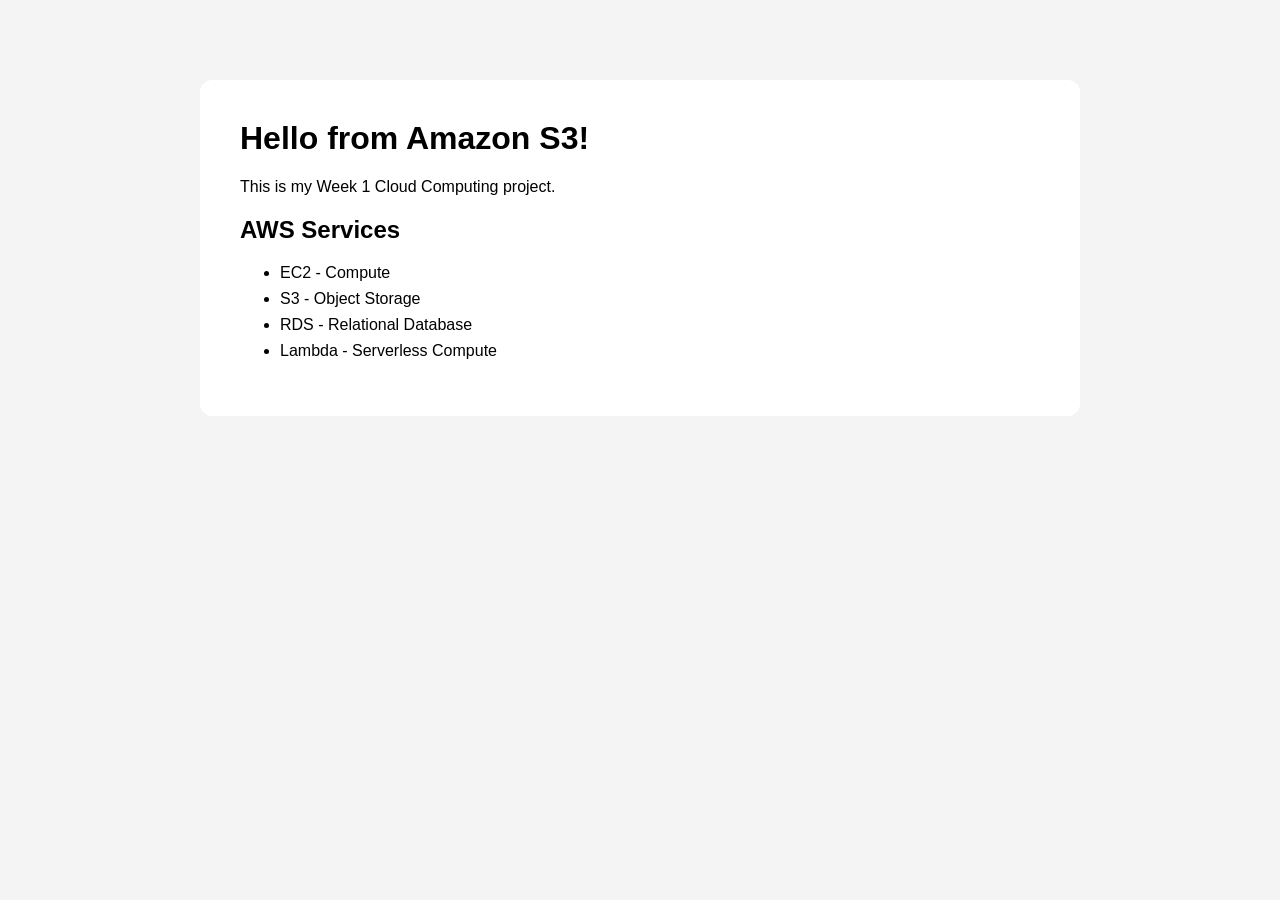
<file: index.html>
<!DOCTYPE html>
<html lang="en">
<head>
    <meta charset="UTF-8">
    <meta name="viewport" content="width=device-width, initial-scale=1.0">
    <title>Week 1 AWS Project</title>
    <link rel="stylesheet" href="style.css">
</head>
<body>
    <main class="container">
        <h1>Hello from Amazon S3!</h1>
        <p>This is my Week 1 Cloud Computing project.</p>
        <h2>AWS Services</h2>
        <ul>
            <li>EC2 - Compute</li>
            <li>S3 - Object Storage</li>
            <li>RDS - Relational Database</li>
            <li>Lambda - Serverless Compute</li>
        </ul>
    </main>
</body>
</html>
</file>
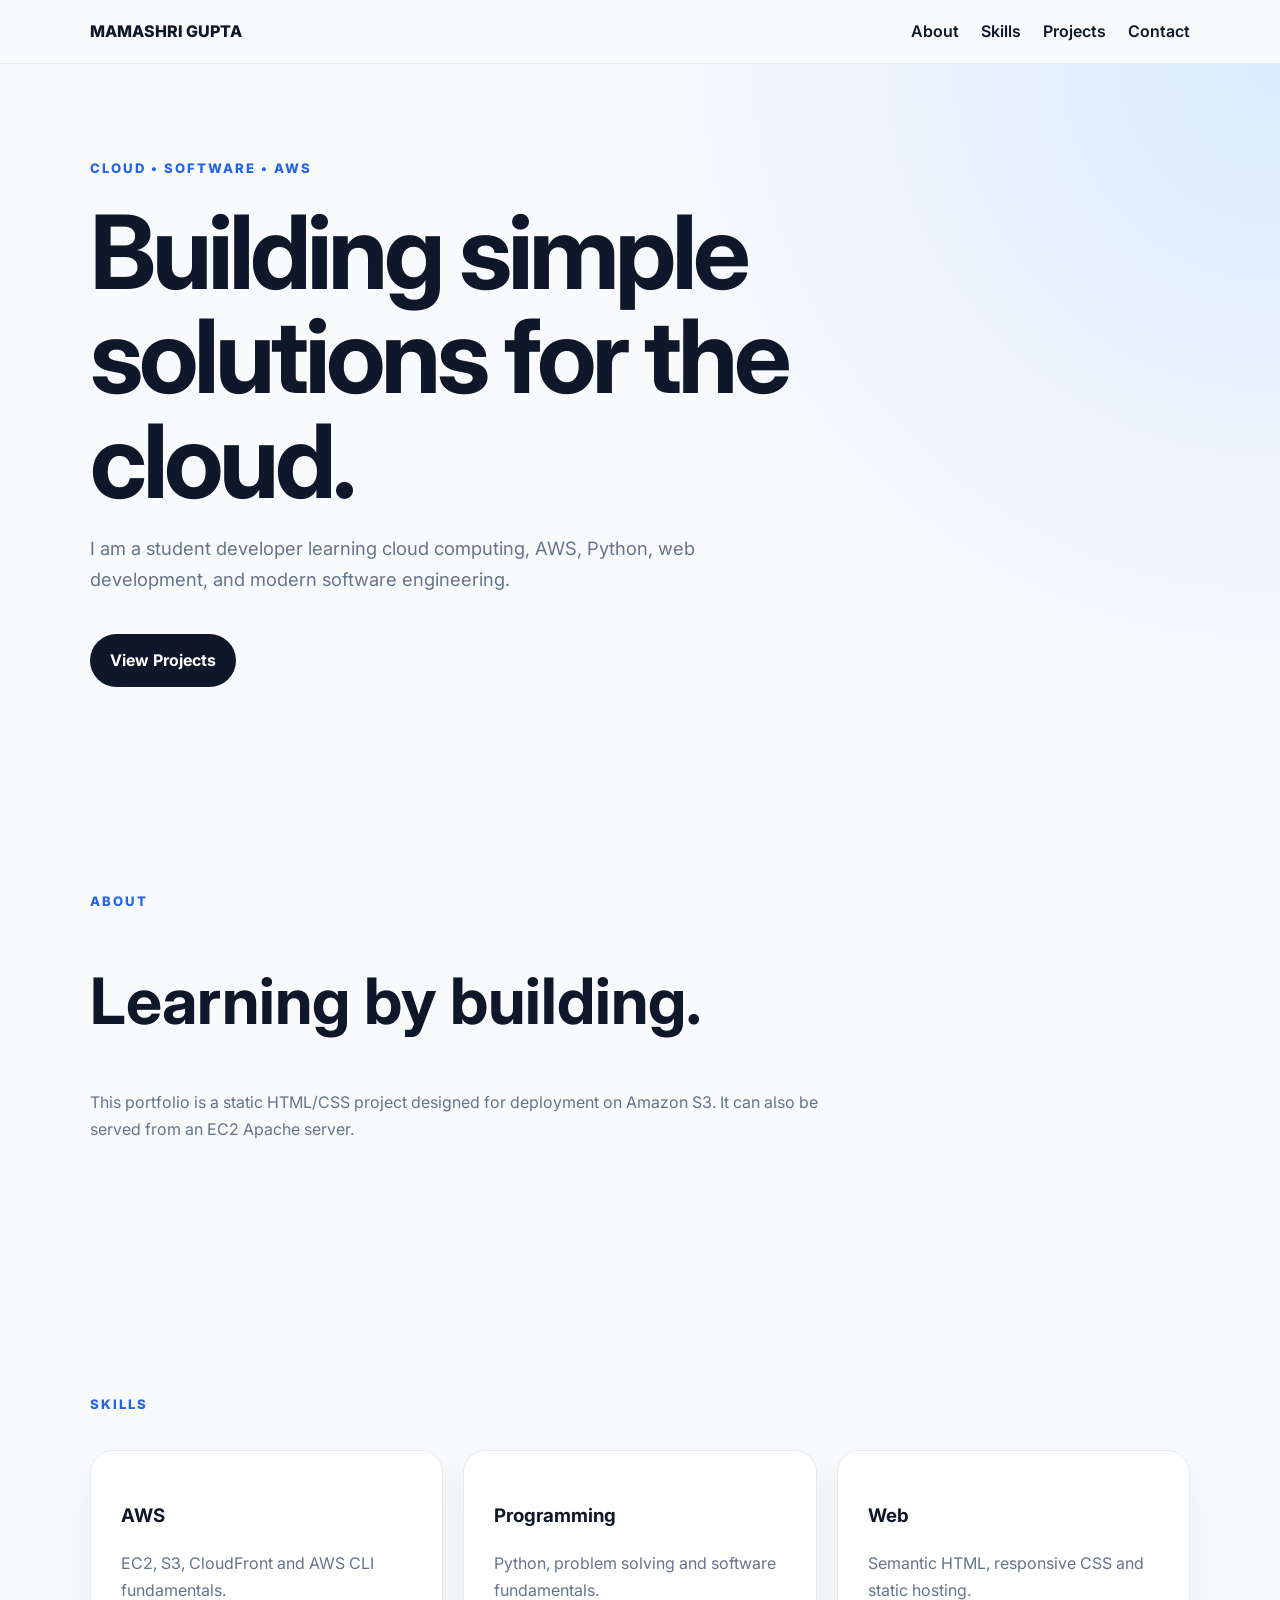
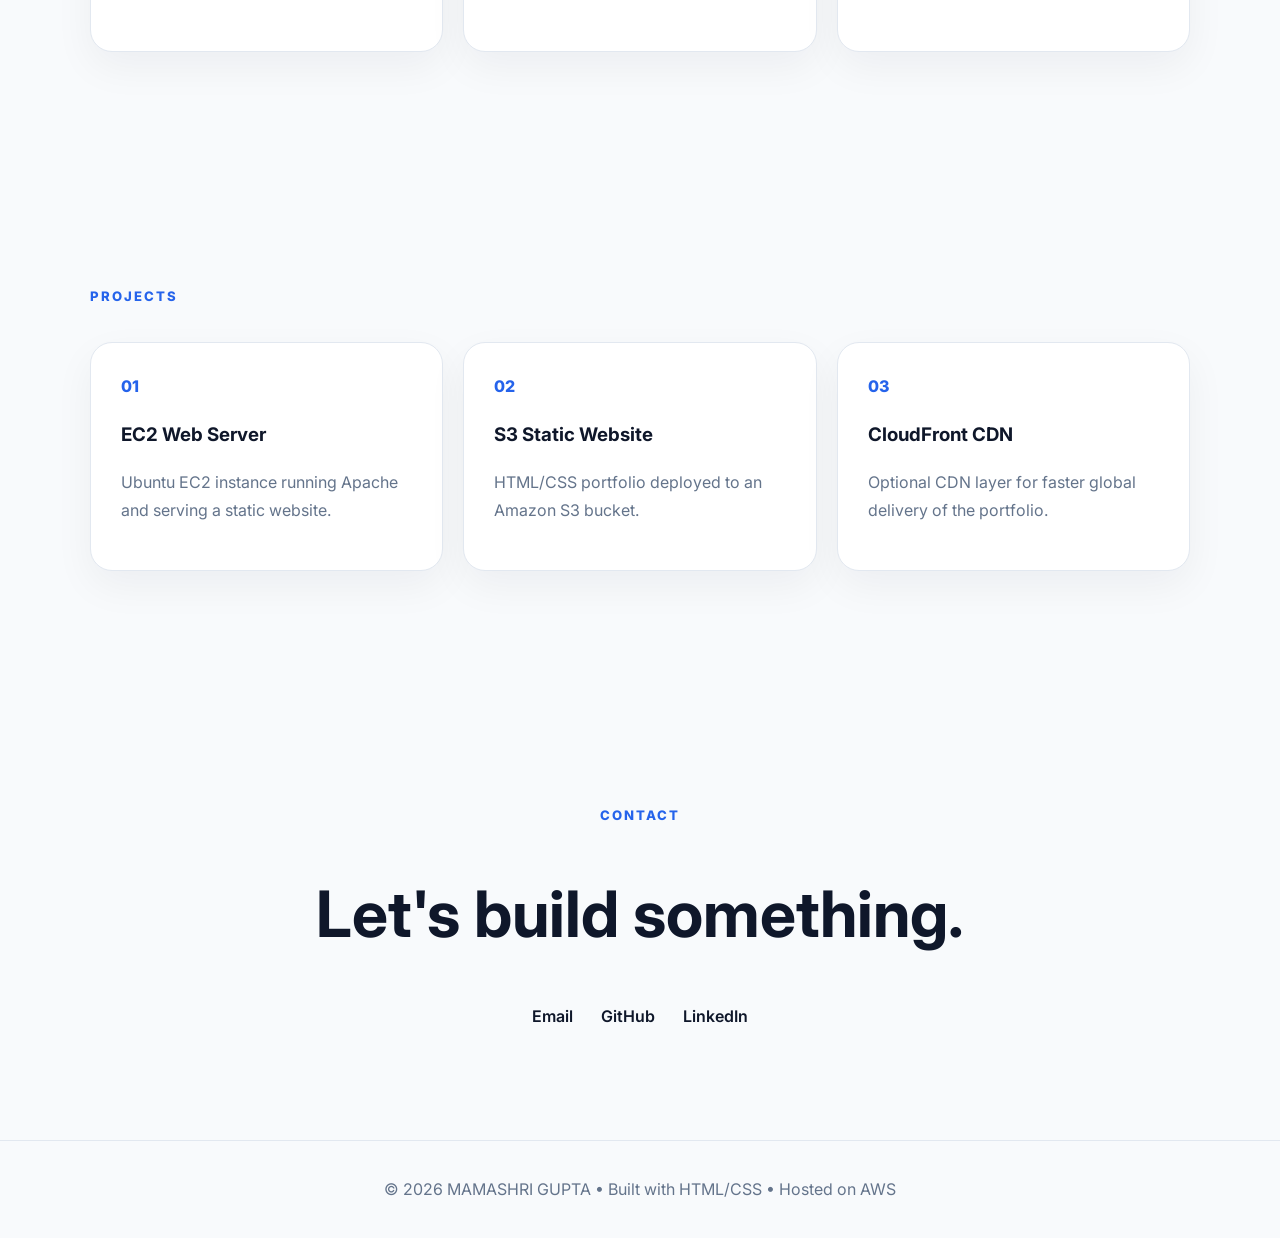
<file: mini-project-portfolio/index.html>
<!DOCTYPE html>
<html lang="en">
<head>
  <meta charset="UTF-8">
  <meta name="viewport" content="width=device-width, initial-scale=1.0">
  <meta name="description" content="A simple AWS-ready developer portfolio website.">
  <title>MAMASHRI GUPTA | Cloud & Software Portfolio</title>
  <link rel="stylesheet" href="style.css">
</head>
<body>
  <nav class="nav">
    <a class="brand" href="#">MAMASHRI GUPTA</a>
    <div class="links">
      <a href="#about">About</a>
      <a href="#skills">Skills</a>
      <a href="#projects">Projects</a>
      <a href="#contact">Contact</a>
    </div>
  </nav>

  <header class="hero">
    <div>
      <p class="eyebrow">CLOUD • SOFTWARE • AWS</p>
      <h1>Building simple solutions for the cloud.</h1>
      <p class="intro">
        I am a student developer learning cloud computing, AWS, Python,
        web development, and modern software engineering.
      </p>
      <a class="button" href="#projects">View Projects</a>
    </div>
  </header>

  <main>
    <section id="about" class="section">
      <p class="eyebrow">ABOUT</p>
      <h2>Learning by building.</h2>
      <p>
        This portfolio is a static HTML/CSS project designed for deployment
        on Amazon S3. It can also be served from an EC2 Apache server.
      </p>
    </section>

    <section id="skills" class="section">
      <p class="eyebrow">SKILLS</p>
      <div class="grid">
        <article class="card"><h3>AWS</h3><p>EC2, S3, CloudFront and AWS CLI fundamentals.</p></article>
        <article class="card"><h3>Programming</h3><p>Python, problem solving and software fundamentals.</p></article>
        <article class="card"><h3>Web</h3><p>Semantic HTML, responsive CSS and static hosting.</p></article>
      </div>
    </section>

    <section id="projects" class="section">
      <p class="eyebrow">PROJECTS</p>
      <div class="grid">
        <article class="card">
          <span class="number">01</span>
          <h3>EC2 Web Server</h3>
          <p>Ubuntu EC2 instance running Apache and serving a static website.</p>
        </article>
        <article class="card">
          <span class="number">02</span>
          <h3>S3 Static Website</h3>
          <p>HTML/CSS portfolio deployed to an Amazon S3 bucket.</p>
        </article>
        <article class="card">
          <span class="number">03</span>
          <h3>CloudFront CDN</h3>
          <p>Optional CDN layer for faster global delivery of the portfolio.</p>
        </article>
      </div>
    </section>

    <section id="contact" class="section contact">
      <p class="eyebrow">CONTACT</p>
      <h2>Let's build something.</h2>
      <div class="contact-links">
        <a href="https://mail.google.com/mail/?view=cm&fs=1&to=mamashrigupta@gmail.com">Email</a>
        <a href="https://github.com/mimitrix123">GitHub</a>
        <a href="https://www.linkedin.com/in/Mamashri Gupta/">LinkedIn</a>
      </div>
    </section>
  </main>

  <footer>© 2026 MAMASHRI GUPTA • Built with HTML/CSS • Hosted on AWS</footer>
</body>
</html>
</file>
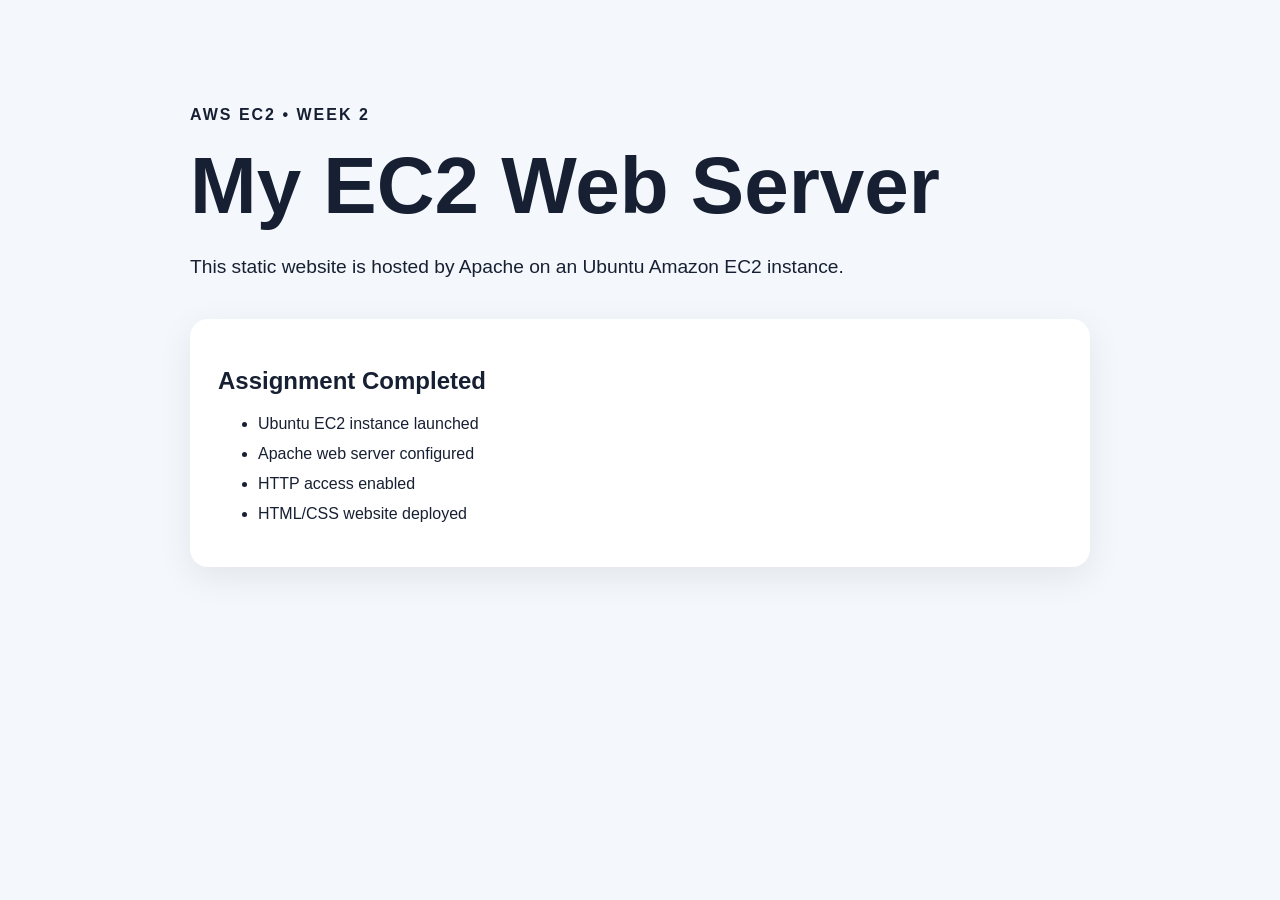
<file: assignment-1-ec2/website/index.html>
<!DOCTYPE html>
<html lang="en">
<head>
  <meta charset="UTF-8">
  <meta name="viewport" content="width=device-width, initial-scale=1.0">
  <title>EC2 Assignment</title>
  <link rel="stylesheet" href="style.css">
</head>
<body>
  <main class="container">
    <p class="tag">AWS EC2 • WEEK 2</p>
    <h1>My EC2 Web Server</h1>
    <p class="lead">This static website is hosted by Apache on an Ubuntu Amazon EC2 instance.</p>
    <section class="card">
      <h2>Assignment Completed</h2>
      <ul>
        <li>Ubuntu EC2 instance launched</li>
        <li>Apache web server configured</li>
        <li>HTTP access enabled</li>
        <li>HTML/CSS website deployed</li>
      </ul>
    </section>
  </main>
</body>
</html>
</file>
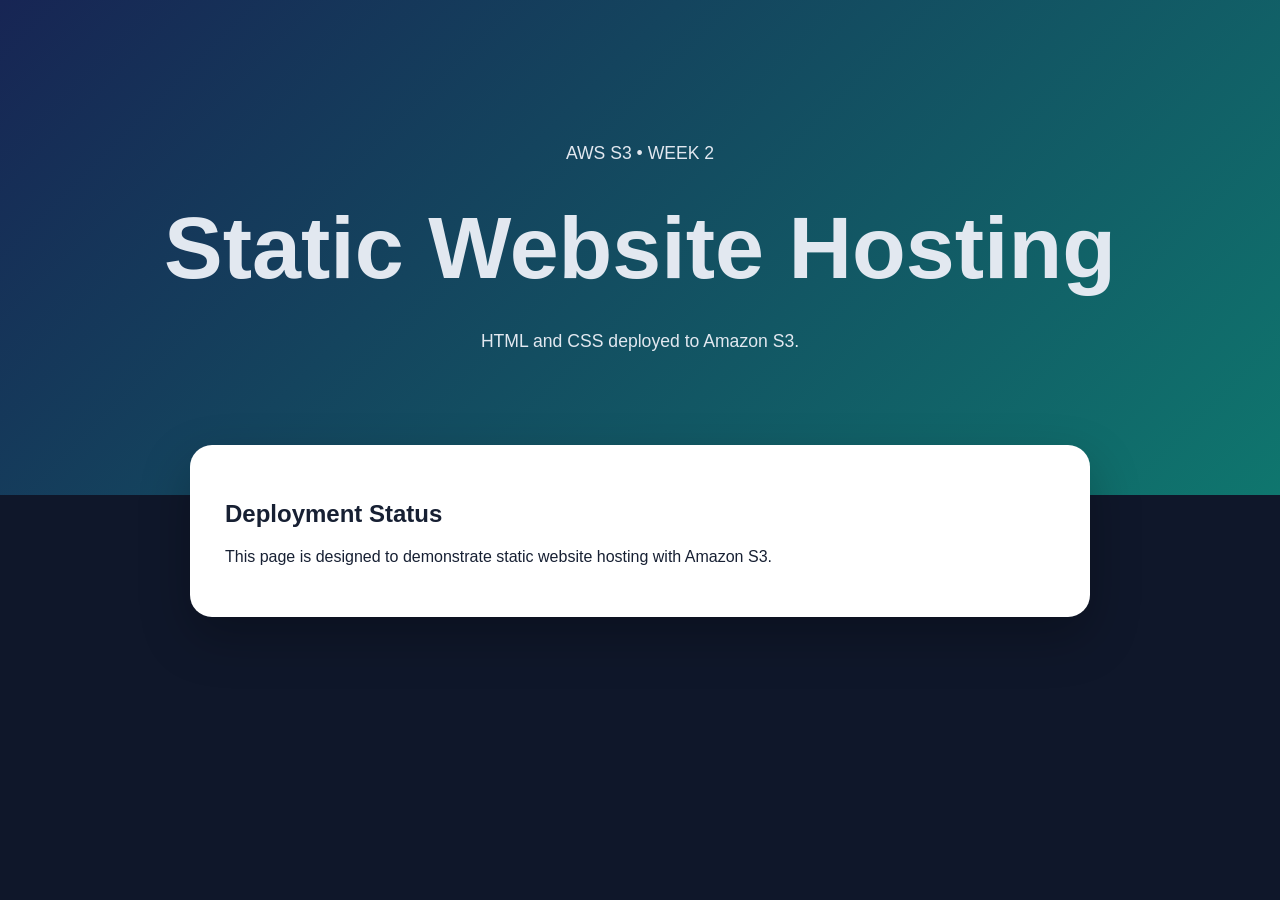
<file: assignment-2-s3/website/index.html>
<!DOCTYPE html>
<html lang="en">
<head>
  <meta charset="UTF-8">
  <meta name="viewport" content="width=device-width, initial-scale=1.0">
  <title>S3 Static Website</title>
  <link rel="stylesheet" href="style.css">
</head>
<body>
  <header class="hero">
    <p>AWS S3 • WEEK 2</p>
    <h1>Static Website Hosting</h1>
    <p>HTML and CSS deployed to Amazon S3.</p>
  </header>
  <main class="content">
    <div class="card">
      <h2>Deployment Status</h2>
      <p>This page is designed to demonstrate static website hosting with Amazon S3.</p>
    </div>
  </main>
</body>
</html>
</file>
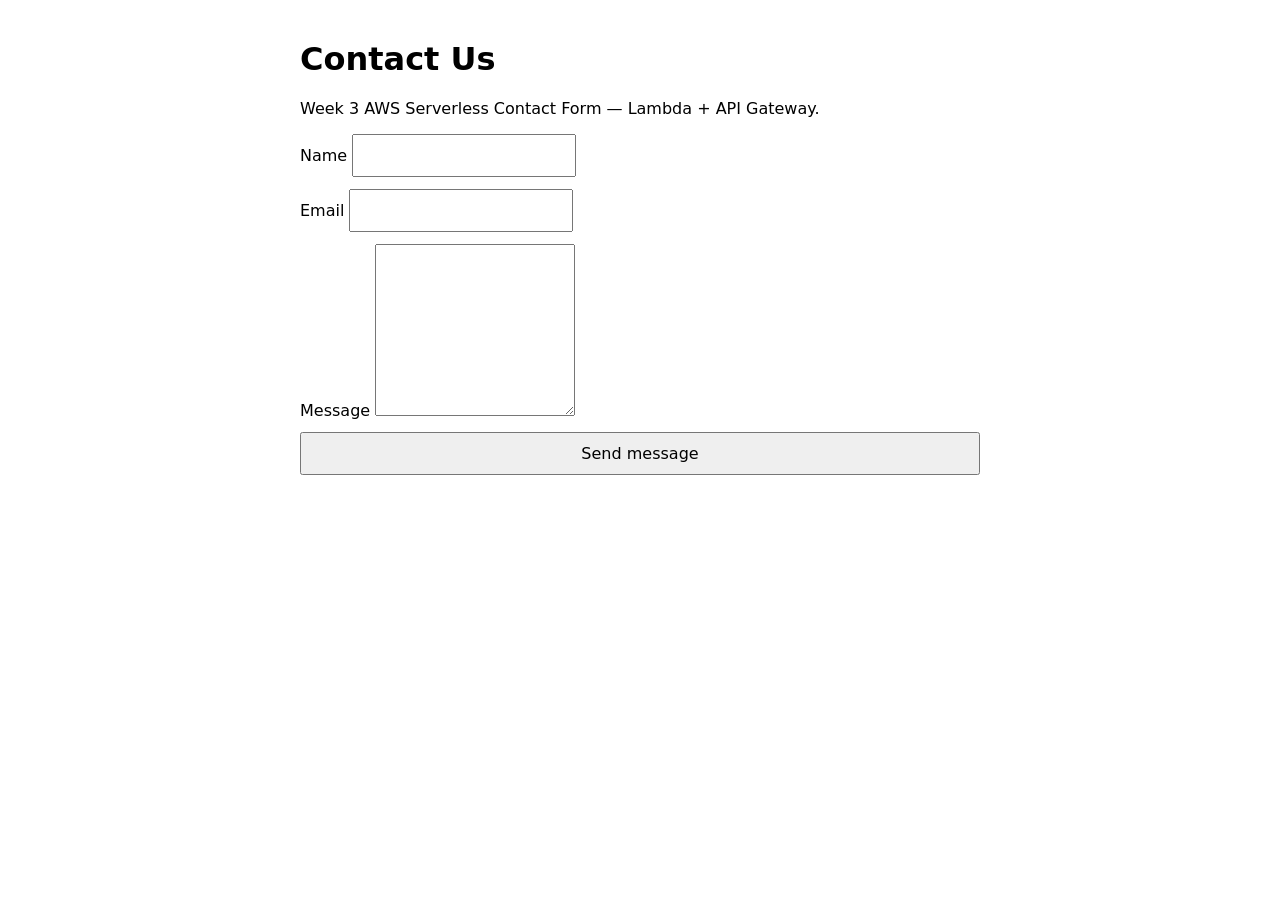
<file: week3/mini-project-serverless-contact-form/frontend/index.html>
<!doctype html>
<html lang="en">
<head>
  <meta charset="utf-8">
  <meta name="viewport" content="width=device-width, initial-scale=1">
  <title>Serverless Contact Form</title>
  <style>
    body { font-family: system-ui, sans-serif; max-width: 680px; margin: 40px auto; padding: 0 20px; }
    form { display: grid; gap: 12px; }
    input, textarea, button { font: inherit; padding: 10px; }
    textarea { min-height: 150px; }
    button { cursor: pointer; }
    #status { margin-top: 16px; }
  </style>
</head>
<body>
  <h1>Contact Us</h1>
  <p>Week 3 AWS Serverless Contact Form — Lambda + API Gateway.</p>

  <form id="contact-form">
    <label>Name <input name="name" required></label>
    <label>Email <input name="email" type="email" required></label>
    <label>Message <textarea name="message" required></textarea></label>
    <button type="submit">Send message</button>
  </form>

  <p id="status" role="status"></p>

  <script>
    // Replace this after `terraform apply` with the contact_endpoint output.
    const API_ENDPOINT = "REPLACE_WITH_TERRAFORM_CONTACT_ENDPOINT";

    const form = document.getElementById("contact-form");
    const status = document.getElementById("status");

    form.addEventListener("submit", async (event) => {
      event.preventDefault();
      status.textContent = "Sending...";

      const formData = new FormData(form);
      const payload = Object.fromEntries(formData.entries());

      try {
        const response = await fetch(API_ENDPOINT, {
          method: "POST",
          headers: { "Content-Type": "application/json" },
          body: JSON.stringify(payload),
        });

        const result = await response.json();
        status.textContent = result.message || "Request completed.";
        if (response.ok) form.reset();
      } catch (error) {
        console.error(error);
        status.textContent = "Could not reach the API. Check the endpoint.";
      }
    });
  </script>
</body>
</html>
</file>
<file: style.css>
body {
    margin: 0;
    font-family: Arial, sans-serif;
    background: #f4f4f4;
}

.container {
    max-width: 800px;
    margin: 80px auto;
    padding: 40px;
    background: white;
    border-radius: 12px;
}

h1 {
    margin-top: 0;
}

li {
    margin: 8px 0;
}
</file>
<file: mini-project-portfolio/style.css>
@import url('https://fonts.googleapis.com/css2?family=Inter:wght@400;600;700;800&display=swap');

:root {
  --bg: #f8fafc;
  --text: #0f172a;
  --muted: #64748b;
  --line: #e2e8f0;
  --surface: #ffffff;
  --accent: #2563eb;
}

* { box-sizing: border-box; scroll-behavior: smooth; }

body {
  margin: 0;
  font-family: Inter, Arial, sans-serif;
  background: var(--bg);
  color: var(--text);
  line-height: 1.7;
}

.nav {
  position: sticky;
  top: 0;
  z-index: 10;
  display: flex;
  justify-content: space-between;
  align-items: center;
  padding: 18px 7%;
  background: rgba(248,250,252,.92);
  backdrop-filter: blur(10px);
  border-bottom: 1px solid var(--line);
}

.brand { font-weight: 800; color: var(--text); text-decoration: none; }
.links { display: flex; gap: 22px; }
.links a, .contact-links a { color: var(--text); text-decoration: none; font-weight: 600; }

.hero {
  min-height: 78vh;
  display: grid;
  align-items: center;
  padding: 80px 7%;
  background: radial-gradient(circle at top right, #dbeafe, transparent 45%);
}

.hero > div { max-width: 900px; }
.eyebrow { color: var(--accent); font-weight: 800; letter-spacing: 2px; font-size: .82rem; }
h1 { font-size: clamp(3rem, 8vw, 7rem); line-height: 1.02; margin: 20px 0; letter-spacing: -4px; }
h2 { font-size: clamp(2rem, 5vw, 4rem); line-height: 1.1; }
.intro { max-width: 720px; color: var(--muted); font-size: 1.15rem; }

.button {
  display: inline-block;
  margin-top: 20px;
  padding: 13px 20px;
  border-radius: 999px;
  background: var(--text);
  color: white;
  text-decoration: none;
  font-weight: 700;
}

.section { width: min(1100px, 86%); margin: 0 auto; padding: 110px 0; }
.section > p:not(.eyebrow) { max-width: 750px; color: var(--muted); }

.grid {
  display: grid;
  grid-template-columns: repeat(3, 1fr);
  gap: 20px;
  margin-top: 35px;
}

.card {
  padding: 30px;
  background: var(--surface);
  border: 1px solid var(--line);
  border-radius: 22px;
  box-shadow: 0 15px 40px rgba(15,23,42,.05);
}

.card p { color: var(--muted); }
.number { color: var(--accent); font-weight: 800; }
.contact { text-align: center; }
.contact > p:not(.eyebrow) { margin: 0 auto; }
.contact-links { display: flex; justify-content: center; gap: 28px; margin-top: 30px; }
footer { padding: 35px 7%; border-top: 1px solid var(--line); color: var(--muted); text-align: center; }

@media (max-width: 760px) {
  .links { display: none; }
  .grid { grid-template-columns: 1fr; }
  h1 { letter-spacing: -2px; }
  .section { padding: 80px 0; }
}
</file>
<file: assignment-1-ec2/website/style.css>
* { box-sizing: border-box; }
body {
  margin: 0;
  font-family: Arial, sans-serif;
  background: #f4f7fb;
  color: #172033;
}
.container {
  width: min(900px, 90%);
  margin: 0 auto;
  padding: 90px 0;
}
.tag { font-weight: 700; letter-spacing: 2px; }
h1 { font-size: clamp(2.5rem, 7vw, 5rem); margin: 12px 0; }
.lead { font-size: 1.2rem; line-height: 1.7; max-width: 700px; }
.card {
  margin-top: 35px;
  padding: 28px;
  background: white;
  border-radius: 18px;
  box-shadow: 0 10px 35px rgba(0,0,0,.08);
}
li { margin: 12px 0; }
</file>
<file: assignment-2-s3/website/style.css>
* { box-sizing: border-box; }
body {
  margin: 0;
  font-family: Arial, sans-serif;
  background: #0f172a;
  color: #e2e8f0;
}
.hero {
  min-height: 55vh;
  display: grid;
  place-content: center;
  padding: 40px 8%;
  text-align: center;
  background: linear-gradient(135deg, #172554, #0f766e);
}
.hero p { font-size: 1.1rem; }
h1 { font-size: clamp(2.8rem, 8vw, 5.5rem); margin: 15px 0; }
.content { width: min(900px, 90%); margin: -50px auto 80px; }
.card {
  background: #ffffff;
  color: #172033;
  padding: 35px;
  border-radius: 22px;
  box-shadow: 0 20px 50px rgba(0,0,0,.25);
}
</file>
